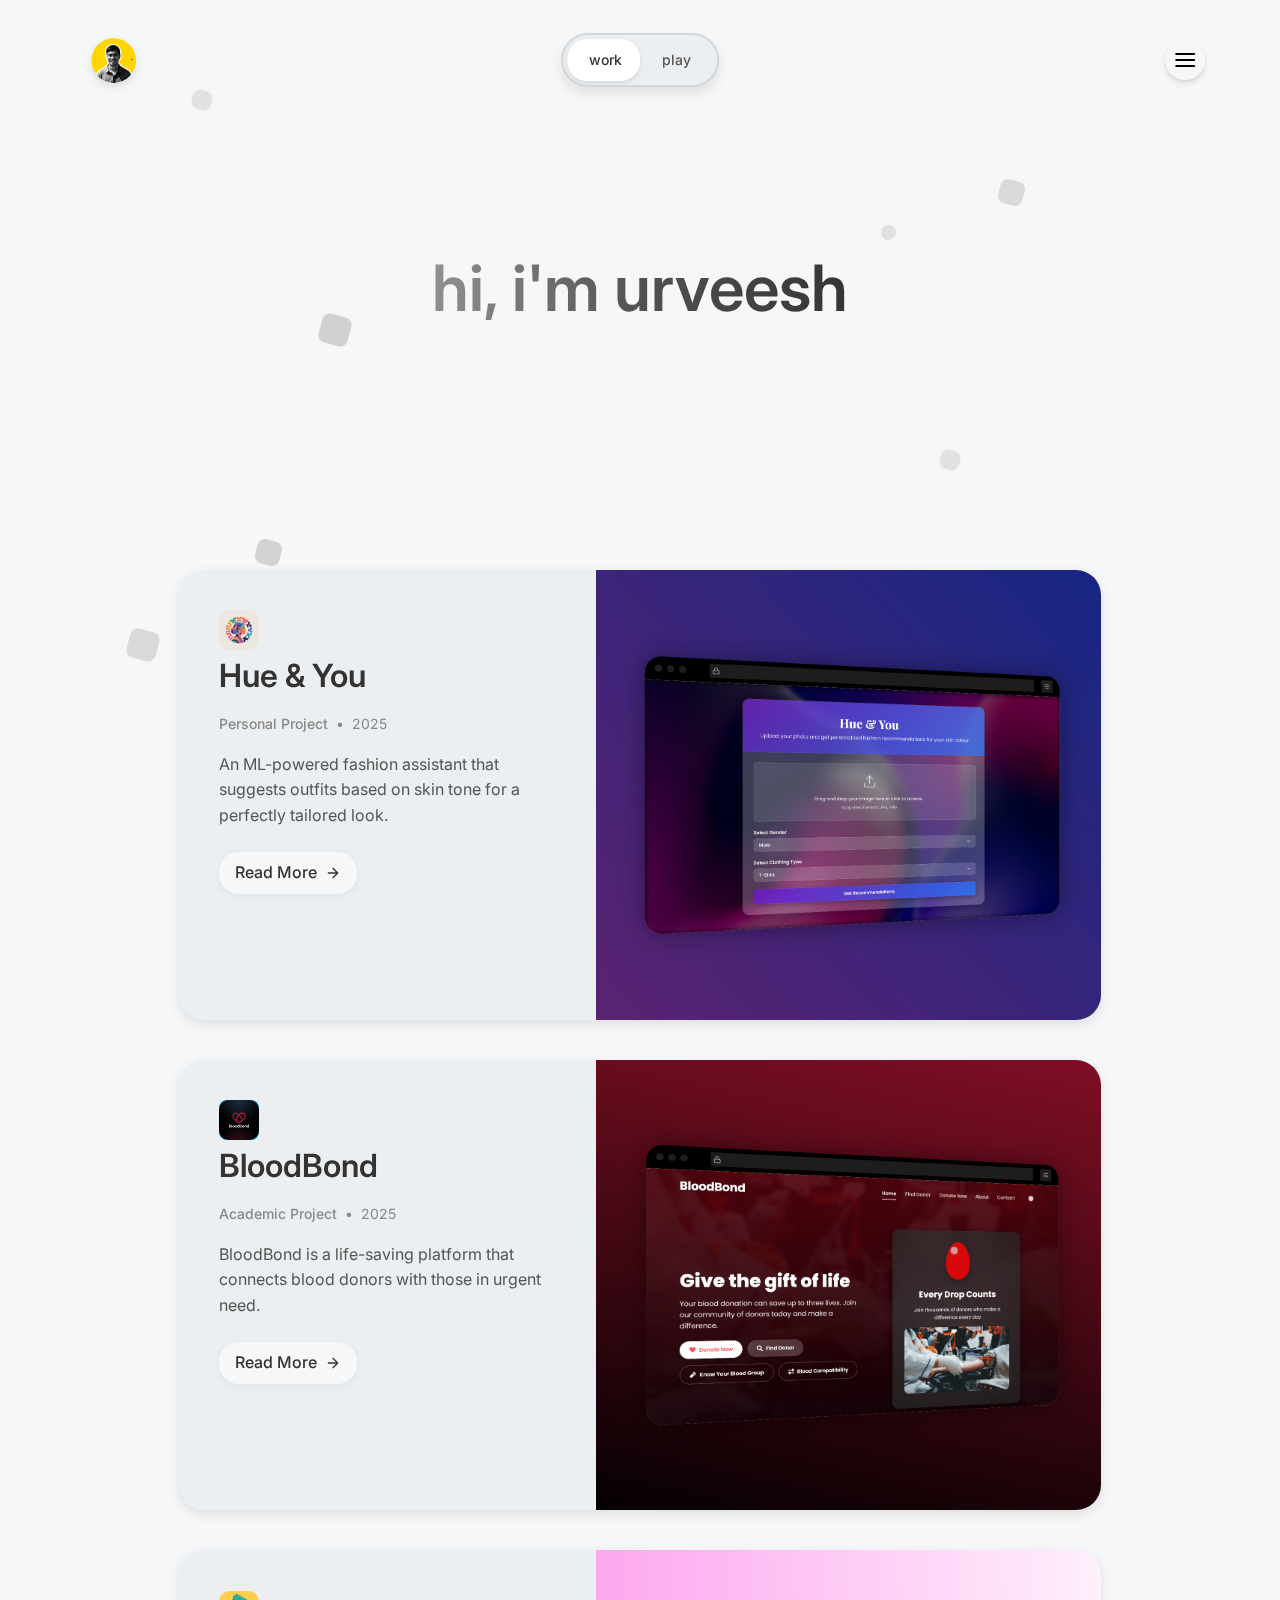
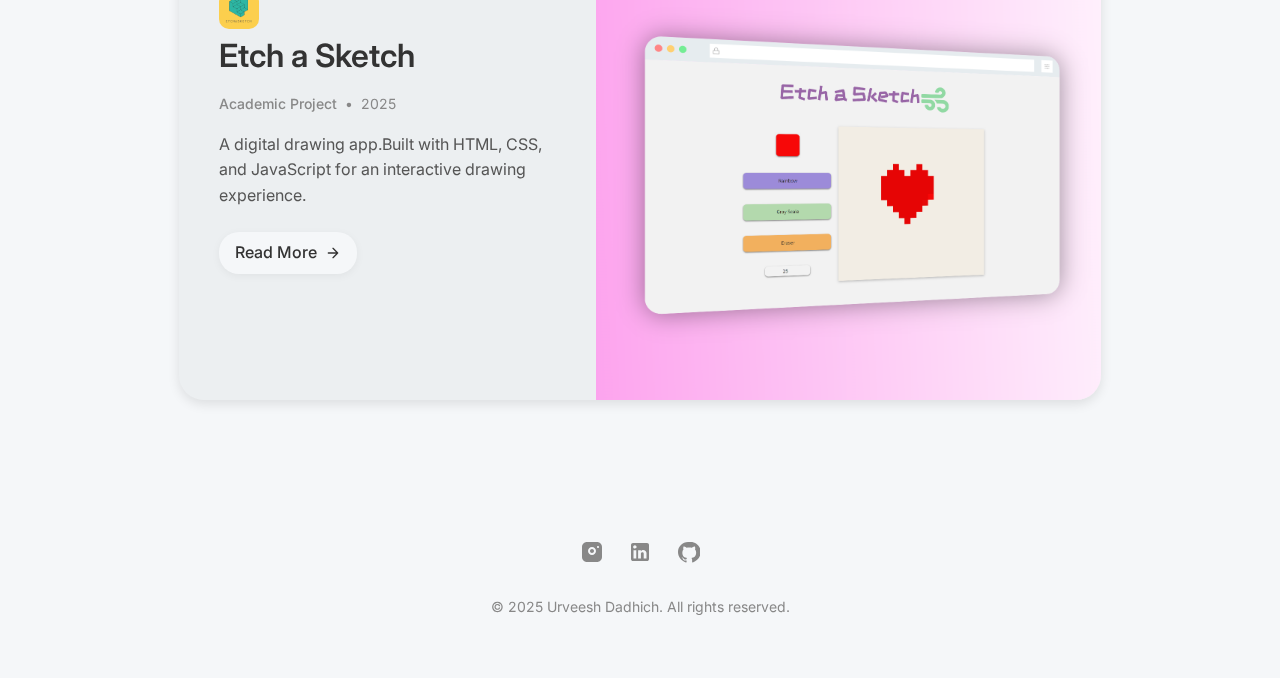
<file: index.html>
<!DOCTYPE html>
<html lang="en">
<head>
    <meta charset="UTF-8">
    <meta name="viewport" content="width=device-width, initial-scale=1.0, maximum-scale=1.0, user-scalable=no">
    <title>Urveesh Dadhich</title>
    <link rel="stylesheet" href="styles.css">
    <link rel="preconnect" href="https://fonts.googleapis.com">
    <link rel="preconnect" href="https://fonts.gstatic.com" crossorigin>
    <link href="https://fonts.googleapis.com/css2?family=Inter:wght@400;500;600;700&display=swap" rel="stylesheet">
</head>
<body class="work-mode">
    <div class="background-shapes" style="top: -50px;">
        <div class="shape shape-1"></div>
        <div class="shape shape-2"></div>
        <div class="shape shape-3"></div>
        <div class="shape shape-4"></div>
        <div class="shape shape-5"></div>
        <div class="shape shape-6"></div>
        <!-- Additional shapes -->
        <div class="shape shape-7"></div>
        <div class="shape shape-8"></div>
        <div class="shape shape-9"></div>
        <div class="shape shape-10"></div>
        <div class="shape shape-11"></div>
        <div class="shape shape-12"></div>
        <div class="shape shape-13"></div>
        <div class="shape shape-14"></div>
        <div class="shape shape-15"></div>
        <div class="shape shape-16"></div>
        <div class="shape shape-17"></div>
        <div class="shape shape-18"></div>
        <div class="shape shape-19"></div>
        <div class="shape shape-20"></div>
    </div>
    
    <div class="play-mode-shapes">
        <svg class="play-shape play-shape-1" viewBox="0 0 200 200" xmlns="http://www.w3.org/2000/svg">
            <path fill="#FF69B4" d="M45.7,-76.3C58.9,-69.9,69.2,-56.3,76.4,-41.6C83.6,-26.9,87.8,-11.2,85.8,3.5C83.9,18.2,75.9,31.9,66.1,43.9C56.3,55.9,44.7,66.2,31.1,72.6C17.5,79,2,81.5,-13.6,79.5C-29.2,77.5,-44.9,71,-57.3,60.2C-69.7,49.4,-78.8,34.3,-83.1,17.8C-87.4,1.3,-87,-16.6,-79.9,-31.1C-72.8,-45.6,-59.1,-56.7,-44.7,-62.7C-30.3,-68.7,-15.2,-69.5,0.9,-71C17,-72.5,32.5,-82.7,45.7,-76.3Z" transform="translate(100 100)" />
        </svg>
        <svg class="play-shape play-shape-2" viewBox="0 0 200 200" xmlns="http://www.w3.org/2000/svg">
            <path fill="#00CED1" d="M47.7,-79.9C62.4,-72.2,75.5,-60.9,83.1,-46.5C90.7,-32.1,92.8,-14.6,89.9,1.7C87,17.9,79.1,32.9,69.1,46.4C59.1,59.9,47,72,32.5,78.5C18,85,0.9,86,-15.2,83.1C-31.3,80.2,-46.3,73.5,-58.9,62.7C-71.5,51.9,-81.7,37.1,-86.8,20.4C-91.9,3.7,-92,-14.8,-85.6,-30.7C-79.2,-46.5,-66.3,-59.7,-51.3,-67.4C-36.3,-75.1,-19.2,-77.3,-1.5,-74.9C16.2,-72.5,33,-87.6,47.7,-79.9Z" transform="translate(100 100)" />
        </svg>
        <svg class="play-shape play-shape-3" viewBox="0 0 200 200" xmlns="http://www.w3.org/2000/svg">
            <path fill="#FFD700" d="M42.7,-71.1C55.9,-64.5,67.5,-54.2,76.3,-41.2C85.1,-28.2,91.1,-12.4,89.9,2.7C88.7,17.8,80.3,32.2,70.1,44.9C59.9,57.6,47.9,68.6,34,74.9C20.1,81.2,4.3,82.8,-11.4,80.6C-27.1,78.4,-42.7,72.4,-54.8,62.2C-66.9,52,-75.5,37.6,-80.1,22C-84.7,6.3,-85.3,-10.6,-79.9,-25.1C-74.5,-39.6,-63.1,-51.7,-49.9,-58.3C-36.7,-64.9,-21.7,-66,-7.2,-64.4C7.3,-62.8,29.5,-77.7,42.7,-71.1Z" transform="translate(100 100)" />
        </svg>
        <svg class="play-shape play-shape-4" viewBox="0 0 200 200" xmlns="http://www.w3.org/2000/svg">
            <path fill="#9370DB" d="M48.2,-75.2C63.3,-69.1,77.2,-58.1,84.6,-43.5C92,-28.9,92.9,-10.7,88.8,5.9C84.7,22.5,75.6,37.5,64.2,50.1C52.8,62.7,39.1,72.9,23.4,78.8C7.7,84.7,-10,86.3,-25.4,81.3C-40.8,76.3,-53.9,64.7,-64.1,51C-74.3,37.3,-81.6,21.5,-83.5,4.5C-85.4,-12.5,-82,-30.7,-72.5,-44.5C-63,-58.3,-47.5,-67.7,-32.4,-73.8C-17.3,-79.9,-2.7,-82.7,11.4,-80.5C25.5,-78.3,33.1,-81.3,48.2,-75.2Z" transform="translate(100 100)" />
        </svg>
        <svg class="play-shape play-shape-5" viewBox="0 0 200 200" xmlns="http://www.w3.org/2000/svg">
            <path fill="#FF7F50" d="M39.9,-65.7C52.9,-59.8,65.7,-51.2,73.2,-38.8C80.7,-26.4,82.9,-10.2,80.2,4.9C77.5,20,69.9,34,59.9,45.2C49.9,56.4,37.5,64.8,23.4,70.5C9.3,76.2,-6.5,79.2,-21.2,76.1C-35.9,73,-49.5,63.8,-59.9,51.5C-70.3,39.2,-77.5,23.8,-79.3,7.5C-81.1,-8.8,-77.5,-26,-68.9,-39.5C-60.3,-53,-46.7,-62.8,-32.9,-68.2C-19.1,-73.6,-5.3,-74.6,7.9,-72.1C21,-69.6,26.9,-71.6,39.9,-65.7Z" transform="translate(100 100)" />
        </svg>
        <svg class="play-shape play-shape-6" viewBox="0 0 200 200" xmlns="http://www.w3.org/2000/svg">
            <path fill="#32CD32" d="M44.3,-76.5C58.5,-69.2,71.9,-59.5,79.8,-46.1C87.7,-32.7,90.1,-15.4,88.2,1.1C86.3,17.6,80.1,34.1,70.1,47.2C60.1,60.3,46.3,69.9,31.2,75.9C16.1,81.9,-0.3,84.3,-16.2,81.1C-32.1,77.9,-47.5,69.2,-59.2,57C-70.9,44.8,-78.9,29.1,-82.1,12.2C-85.3,-4.7,-83.7,-22.8,-76.1,-37.9C-68.5,-53,-54.9,-65.1,-40.2,-72.3C-25.5,-79.5,-9.7,-81.8,3.9,-78.5C17.5,-75.2,30.1,-83.8,44.3,-76.5Z" transform="translate(100 100)" />
        </svg>
        <svg class="play-shape play-shape-7" viewBox="0 0 200 200" xmlns="http://www.w3.org/2000/svg">
            <path fill="#4169E1" d="M46.7,-79.1C60.9,-71.9,73.3,-60.8,81.3,-46.8C89.3,-32.8,92.9,-15.9,90.4,-0.5C87.9,14.9,79.3,29.8,69.1,42.8C58.9,55.8,47.1,66.9,33.2,73.8C19.3,80.7,3.3,83.4,-12.2,81.1C-27.7,78.8,-42.7,71.5,-54.9,61C-67.1,50.5,-76.5,36.8,-81.3,21.4C-86.1,6,-86.3,-11.1,-80.5,-25.5C-74.7,-39.9,-63,-51.6,-49.5,-59.1C-36,-66.6,-20.7,-69.9,-4.6,-72.5C11.5,-75.1,32.5,-86.3,46.7,-79.1Z" transform="translate(100 100)" />
        </svg>
    </div>

    <header>
        <div class="container">
            <nav>
                <a href="./index.html" class="logo">
                    <div class="avatar">
                        <img src="assets\picofme (2).png" alt="Olivier Ifrah">
                    </div>
                </a>
                <div class="nav-center">
                    <div id="mode-toggle" class="mode-toggle">
                        <span class="toggle-option" data-mode="work">work</span>
                        <span class="toggle-option" data-mode="play">play</span>
                        <span class="toggle-indicator"></span>
                    </div>
                </div>
                <button class="menu-toggle" aria-label="Toggle menu">
                    <svg class="hamburger-icon" xmlns="http://www.w3.org/2000/svg" width="24" height="24" viewBox="0 0 24 24" fill="none" stroke="currentColor" stroke-width="2" stroke-linecap="round" stroke-linejoin="round">
                        <line x1="3" y1="6" x2="21" y2="6"></line>
                        <line x1="3" y1="12" x2="21" y2="12"></line>
                        <line x1="3" y1="18" x2="21" y2="18"></line>
                    </svg>
                </button>
            </nav>
        </div>
    </header>

    <div class="menu-content">
        <button class="close-menu" aria-label="Close menu">
            <svg xmlns="http://www.w3.org/2000/svg" width="24" height="24" viewBox="0 0 24 24" fill="none" stroke="currentColor" stroke-width="2" stroke-linecap="round" stroke-linejoin="round">
                <line x1="18" y1="6" x2="6" y2="18"></line>
                <line x1="6" y1="6" x2="18" y2="18"></line>
            </svg>
        </button>
        <ul>
            <li>
                <a href="./about.html">
                    <svg xmlns="http://www.w3.org/2000/svg" width="16" height="16" fill="currentColor" class="bi bi-person" viewBox="0 0 16 16">
                        <path d="M8 8a3 3 0 1 0 0-6 3 3 0 0 0 0 6z"/>
                        <path fill-rule="evenodd" d="M8 9a5 5 0 0 0-4.546 2.916A.5.5 0 0 0 3.5 12h9a.5.5 0 0 0 .046-.084A5 5 0 0 0 8 9z"/>
                    </svg>
                    About
                </a>
            </li>
            <li>
                <a href="https://drive.google.com/file/d/1c8a9uYOMA90g6u8iM8SnuXsulPPd2zNL/view?usp=sharing" class="email-button" target="_blank">
                    <svg xmlns="http://www.w3.org/2000/svg" width="16" height="16" fill="currentColor" class="bi bi-file-earmark-text" viewBox="0 0 16 16">
                        <path d="M14 4.5V14a2 2 0 0 1-2 2H4a2 2 0 0 1-2-2V2a2 2 0 0 1 2-2h5.5L14 4.5zM10 1v3h3L10 1zM4 5a.5.5 0 0 0 0 1h8a.5.5 0 0 0 0-1H4zm0 3a.5.5 0 0 0 0 1h8a.5.5 0 0 0 0-1H4zm0 3a.5.5 0 0 0 0 1h5a.5.5 0 0 0 0-1H4z"/>
                    </svg></svg>
                        <path d="M0 4a2 2 0 0 1 2-2h12a2 2 0 0 1 2 2v8a2 2 0 0 1-2 2H2a2 2 0 0 1-2-2V4zm2-1a1 1 0 0 0-1 1v.217l7 4.2 7-4.2V4a1 1 0 0 0-1-1H2zm13 2.383l-4.708 2.825L15 11.383V5.383zM1 5.383v6l4.708-2.825L1 5.383zM2.708 12l4.292-2.575L11.292 12H2.708z"/>
                    </svg>
                    Resume
                </a>
            </li>
        </ul>
    </div>

    <main>
        <section class="hero">
            <div class="container">
                <h1>hi, i'm urveesh</h1>
                <div class="location">
                    <svg width="16" height="16" viewBox="0 0 24 24" fill="none" xmlns="http://www.w3.org/2000/svg">
                        <path d="M12 13.5C13.6569 13.5 15 12.1569 15 10.5C15 8.84315 13.6569 7.5 12 7.5C10.3431 7.5 9 8.84315 9 10.5C9 12.1569 10.3431 13.5 12 13.5Z" stroke="currentColor" stroke-width="2" stroke-linecap="round" stroke-linejoin="round"/>
                        <path d="M12 22C16 18 20 14.4183 20 10.5C20 6.58172 16.4183 3 12 3C7.58172 3 4 6.58172 4 10.5C4 14.4183 8 18 12 22Z" stroke="currentColor" stroke-width="2" stroke-linecap="round" stroke-linejoin="round"/>
                    </svg>
                    <span>Bhubaneswar, Odisha</span>
                </div>
                <p class="bio work-bio">
                    ​Third year CS undergrad. Crafting code and brewing ideas. <br>Building solutions, one line at a time!
                </p>
                <p class="bio play-bio">
                    When I'm not programming, I spend my time making short films,<br> and exploring Bhubaneswar's food scene.
                </p>
            </div>
        </section>

        <section class="projects" id="projects-section">
            <div class="container">
                <div class="projects-container work-projects">
                    <!-- Work Projects -->
                    <div class="project-card" data-type="work">
                        <div class="project-content">
                            <div class="project-logo">
                                <img src="assets\H2ndeoMoS7uCKauaCjc6cg.webp" alt="Snapchat logo" class="snapchat-logo">
                            </div>
                            <h2>Hue & You</h2>
                            <div class="project-meta">
                                <span class="company">Personal Project</span>
                                <span class="dot">•</span>
                                <span class="year">2025</span>
                            </div>
                            <p class="project-description">
                                An ML-powered fashion assistant that suggests outfits based on skin tone for a perfectly tailored look. 
                            </p>
                            <a href="https://github.com/urveeshdadhich/Hue-You" class="read-more">
                                Read More
                                <svg width="16" height="16" viewBox="0 0 24 24" fill="none" xmlns="http://www.w3.org/2000/svg">
                                    <path d="M5 12H19M19 12L12 5M19 12L12 19" stroke="currentColor" stroke-width="2" stroke-linecap="round" stroke-linejoin="round"/>
                                </svg>
                            </a>
                        </div>
                        <div class="project-image">
                            <img src="assets\screenshot-rocks.jpeg" alt="Simple Snapchat app screenshots">
                        </div>
                    </div>

                    <div class="project-card" data-type="work">
                        <div class="project-content">
                            <div class="project-logo" style="background-color: #0073b1;">
                                <img src="assets\a-modern-logo-for-a-blood-donation-websi_jqCQNzMDSv27qHYhatyI9A_Y00-uUM-SkGXX7Kdsdf6yg.jpeg" alt="ZipRecruiter logo" style="border-radius: 10px;">
                            </div>
                            <h2>BloodBond</h2>
                            <div class="project-meta">
                                <span class="company">Academic Project</span>
                                <span class="dot">•</span>
                                <span class="year">2025</span>
                            </div>
                            <p class="project-description">
                                BloodBond is a life-saving platform that connects blood donors with those in urgent need. 
                            </p>
                            <a href="https://github.com/urveeshdadhich/BloodBond" class="read-more">
                                Read More
                                <svg width="16" height="16" viewBox="0 0 24 24" fill="none" xmlns="http://www.w3.org/2000/svg">
                                    <path d="M5 12H19M19 12L12 5M19 12L12 19" stroke="currentColor" stroke-width="2" stroke-linecap="round" stroke-linejoin="round"/>
                                </svg>
                            </a>
                        </div>
                        <div class="project-image">
                            <img src="assets\blood.png" alt="Dish-level reviews interface">
                        </div>
                    </div>

                    <div class="project-card" data-type="work">
                        <div class="project-content">
                            <div class="project-logo">
                                <img src="assets\etch.png" alt="ZipRecruiter logo" style="border-radius: 10px;">
                            </div>
                            <h2>Etch a Sketch</h2>
                            <div class="project-meta">
                                <span class="company">Academic Project</span>
                                <span class="dot">•</span>
                                <span class="year">2025</span>
                            </div>
                            <p class="project-description">
                                A digital drawing app.Built with HTML, CSS, and JavaScript for an interactive drawing experience.

                            </p>
                            <a href="https://github.com/urveeshdadhich/ETCH-A-SKETCH" class="read-more">
                                Read More
                                <svg width="16" height="16" viewBox="0 0 24 24" fill="none" xmlns="http://www.w3.org/2000/svg">
                                    <path d="M5 12H19M19 12L12 5M19 12L12 19" stroke="currentColor" stroke-width="2" stroke-linecap="round" stroke-linejoin="round"/>
                                </svg>
                            </a>
                        </div>
                        <div class="project-image">
                            <img src="assets\sketch.png" alt="Dish-level reviews interface">
                        </div>
                    </div>
                </div>

                <div class="projects-container play-projects">
                    <!-- Play Projects -->
                    <div class="project-card" data-type="play">
                        <div class="project-content">
                            <div class="project-logo" style="background-color: #ff69b400;">
                                <img src="assets\chinchi.png" alt="No-Code logo" style="border-radius: 10px;">
                            </div>
                            <h2>Joota</h2>
                            <div class="project-meta">
                                <span class="company">Short Film</span>
                                <span class="dot">•</span>
                                <span class="year">2024</span>
                            </div>
                            <p class="project-description">
                                Joota is a tale of two friends and a pair of shoes that changes everything. What starts as a simple switch turns into a journey neither of them saw coming.
                            </p>
                            <a href="https://youtu.be/E-ZuslE_y3E?si=56CybfmqUdr7Roaj" class="read-more">
                                Check It Out
                                <svg width="16" height="16" viewBox="0 0 24 24" fill="none" xmlns="http://www.w3.org/2000/svg">
                                    <path d="M5 12H19M19 12L12 5M19 12L12 19" stroke="currentColor" stroke-width="2" stroke-linecap="round" stroke-linejoin="round"/>
                                </svg>
                            </a>
                        </div>
                        <div class="project-image">
                            <img src="assets\joota.png" alt="No-Code experiments screenshots">
                        </div>
                    </div>

                    <div class="project-card" data-type="play">
                        <div class="project-content">
                            <div class="project-logo">
                                <img src="assets\chinchi.png" alt="Motion Design logo" style="border-radius: 10px;">
                            </div>
                            <h2>D-DAY</h2>
                            <div class="project-meta">
                                <span class="company">Short Film</span>
                                <span class="dot">•</span>
                                <span class="year">2023</span>
                            </div>
                            <p class="project-description">
                                Co-Directed a 3 min short film about a student’s race against time and exams.
                            </p>
                            <a href="https://www.instagram.com/reel/C0gp_b0IK6v/?utm_source=ig_web_copy_link&igsh=MzRlODBiNWFlZA==" class="read-more">
                                Check it Out
                                <svg width="16" height="16" viewBox="0 0 24 24" fill="none" xmlns="http://www.w3.org/2000/svg">
                                    <path d="M5 12H19M19 12L12 5M19 12L12 19" stroke="currentColor" stroke-width="2" stroke-linecap="round" stroke-linejoin="round"/>
                                </svg>
                            </a>
                        </div>
                        <div class="project-image">
                            <img src="assets\dday.png" alt="Motion design examples">
                        </div>
                    </div>
                </div>
            </div>
        </section>
    </main>

    <footer>
        <div class="container">
            <div class="social-links">
                <a href="https://www.instagram.com/urveesh.dadhich/" target="_blank" rel="noopener" aria-label="Instagram">
                    <svg width="24" height="24" viewBox="0 0 24 24" fill="none" xmlns="http://www.w3.org/2000/svg">
                        <path d="M7 2C4.23858 2 2 4.23858 2 7V17C2 19.7614 4.23858 22 7 22H17C19.7614 22 22 19.7614 22 17V7C22 4.23858 19.7614 2 17 2H7ZM12 7C14.2091 7 16 8.79086 16 11C16 13.2091 14.2091 15 12 15C9.79086 15 8 13.2091 8 11C8 8.79086 9.79086 7 12 7ZM18 6C18.5523 6 19 6.44772 19 7C19 7.55228 18.5523 8 18 8C17.4477 8 17 7.55228 17 7C17 6.44772 17.4477 6 18 6ZM12 9C10.8954 9 10 9.89543 10 11C10 12.1046 10.8954 13 12 13C13.1046 13 14 12.1046 14 11C14 9.89543 13.1046 9 12 9Z" fill="currentColor"/>
                    </svg>
                </a>
                </a>
                <a href="https://www.linkedin.com/in/urveesh-dadhich/" target="_blank" rel="noopener" aria-label="LinkedIn">
                    <svg width="24" height="24" viewBox="0 0 24 24" fill="none" xmlns="http://www.w3.org/2000/svg">
                        <path d="M19 3C19.5304 3 20.0391 3.21071 20.4142 3.58579C20.7893 3.96086 21 4.46957 21 5V19C21 19.5304 20.7893 20.0391 20.4142 20.4142C20.0391 20.7893 19.5304 21 19 21H5C4.46957 21 3.96086 20.7893 3.58579 20.4142C3.21071 20.0391 3 19.5304 3 19V5C3 4.46957 3.21071 3.96086 3.58579 3.58579C3.96086 3.21071 4.46957 3 5 3H19ZM18.5 18.5V13.2C18.5 12.3354 18.1565 11.5062 17.5452 10.8948C16.9338 10.2835 16.1046 9.94 15.24 9.94C14.39 9.94 13.4 10.46 12.92 11.24V10.13H10.13V18.5H12.92V13.57C12.92 12.8 13.54 12.17 14.31 12.17C14.6813 12.17 15.0374 12.3175 15.2999 12.5801C15.5625 12.8426 15.71 13.1987 15.71 13.57V18.5H18.5ZM6.88 8.56C7.32556 8.56 7.75288 8.383 8.06794 8.06794C8.383 7.75288 8.56 7.32556 8.56 6.88C8.56 5.95 7.81 5.19 6.88 5.19C6.43178 5.19 6.00193 5.36805 5.68499 5.68499C5.36805 6.00193 5.19 6.43178 5.19 6.88C5.19 7.81 5.95 8.56 6.88 8.56ZM8.27 18.5V10.13H5.5V18.5H8.27Z" fill="currentColor"/>
                    </svg>
                </a>
                <a href="https://github.com/urveeshdadhich" target="_blank" rel="noopener" aria-label="Github">
                    <svg width="24" height="24" viewBox="0 0 24 24" fill="none" xmlns="http://www.w3.org/2000/svg">
                        <path d="M12 2C6.48 2 2 6.48 2 12C2 16.84 5.4 20.87 9.9 22.54C10.4 22.63 10.6 22.35 10.6 22.12C10.6 21.91 10.59 21.3 10.59 20.39C7.73 20.91 7.14 19.39 7.14 19.39C6.73 18.31 6.12 18.03 6.12 18.03C5.27 17.5 6.18 17.51 6.18 17.51C7.11 17.58 7.59 18.5 7.59 18.5C8.41 19.91 9.87 19.5 10.43 19.27C10.52 18.65 10.77 18.23 11.05 18C8.72 17.73 6.34 16.67 6.34 12.5C6.34 11.31 6.76 10.35 7.45 9.61C7.34 9.34 6.97 8.2 7.54 6.61C7.54 6.61 8.43 6.31 10.6 7.74C11.44 7.5 12.34 7.38 13.24 7.38C14.14 7.38 15.04 7.5 15.88 7.74C18.05 6.31 18.94 6.61 18.94 6.61C19.51 8.2 19.14 9.34 19.03 9.61C19.72 10.35 20.14 11.31 20.14 12.5C20.14 16.68 17.75 17.73 15.42 18C15.8 18.31 16.14 18.91 16.14 19.85C16.14 21.14 16.13 22.03 16.13 22.12C16.13 22.35 16.33 22.64 16.83 22.54C21.33 20.87 24.73 16.84 24.73 12C24.73 6.48 20.25 2 14.73 2H12Z" fill="currentColor"/>
                    </svg>
                    </svg>
                </a>
            </div>
            <p class="copyright">© 2025 Urveesh Dadhich. All rights reserved.</p>
        </div>
    </footer>

    <script src="script.js"></script>
</body>
</html>

<style>
.work-mode .shape-1 {
    top: 10%;
    left: 15%;
    width: 20px;
    height: 20px;
    opacity: 0.3;
}

.work-mode .shape-2 {
    top: 20%;
    right: 20%;
    width: 25px;
    height: 25px;
    opacity: 0.4;
}

.work-mode .shape-3 {
    top: 35%;
    left: 25%;
    width: 30px;
    height: 30px;
    opacity: 0.5;
}

.work-mode .shape-4 {
    top: 25%;
    right: 30%;
    width: 15px;
    height: 15px;
    opacity: 0.3;
}

.work-mode .shape-5 {
    top: 80%;
    right: 40%;
    width: 35px;
    height: 35px;
    opacity: 0.4;
}

.work-mode .shape-6 {
    top: 60%;
    left: 20%;
    width: 25px;
    height: 25px;
    opacity: 0.5;
}

.work-mode .shape-7 {
    top: 50%;
    right: 25%;
    width: 20px;
    height: 20px;
    opacity: 0.3;
}

.work-mode .shape-8 {
    top: 70%;
    left: 10%;
    width: 30px;
    height: 30px;
    opacity: 0.4;
}

.work-mode .shape-9 {
    top: 85%;
    right: 15%;
    width: 20px;
    height: 20px;
    opacity: 0.3;
}

.work-mode .shape-10 {
    top: 90%;
    left: 30%;
    width: 25px;
    height: 25px;
    opacity: 0.7;
}

.play-shape-1 {
    top: 10%;
    left: 20%;
    width: 40px;
    height: 40px;
    opacity: 0.5;
    background-color: rgba(135, 206, 250, 0.5); /* Light blue */
}

.play-shape-2 {
    top: 15%;
    right: 25%;
    width: 50px;
    height: 50px;
    opacity: 0.4;
    background-color: rgba(255, 182, 193, 0.5); /* Light pink */
}

.play-shape-3 {
    top: 30%;
    left: 30%;
    width: 60px;
    height: 60px;
    opacity: 0.6;
    background-color: rgba(221, 160, 221, 0.5); /* Light purple */
}

.play-shape-4 {
    top: 25%;
    right: 15%;
    width: 35px;
    height: 35px;
    opacity: 0.5;
    background-color: rgba(255, 228, 181, 0.5); /* Light peach */
}

.play-shape-5 {
    top: 70%;
    left: 10%;
    width: 45px;
    height: 45px;
    opacity: 0.4;
    background-color: rgba(144, 238, 144, 0.5); /* Light green */
}

.play-shape-6 {
    top: 60%;
    right: 20%;
    width: 50px;
    height: 50px;
    opacity: 0.5;
    background-color: rgba(173, 216, 230, 0.5); /* Light blue */
}

.play-shape-7 {
    top: 80%;
    left: 25%;
    width: 40px;
    height: 40px;
    opacity: 0.3;
    background-color: rgba(255, 160, 122, 0.5); /* Light coral */
}

.play-shape-8 {
    top: 85%;
    right: 30%;
    width: 35px;
    height: 35px;
    opacity: 0.4;
    background-color: rgba(238, 130, 238, 0.5); /* Violet */
}
</style>
</file>
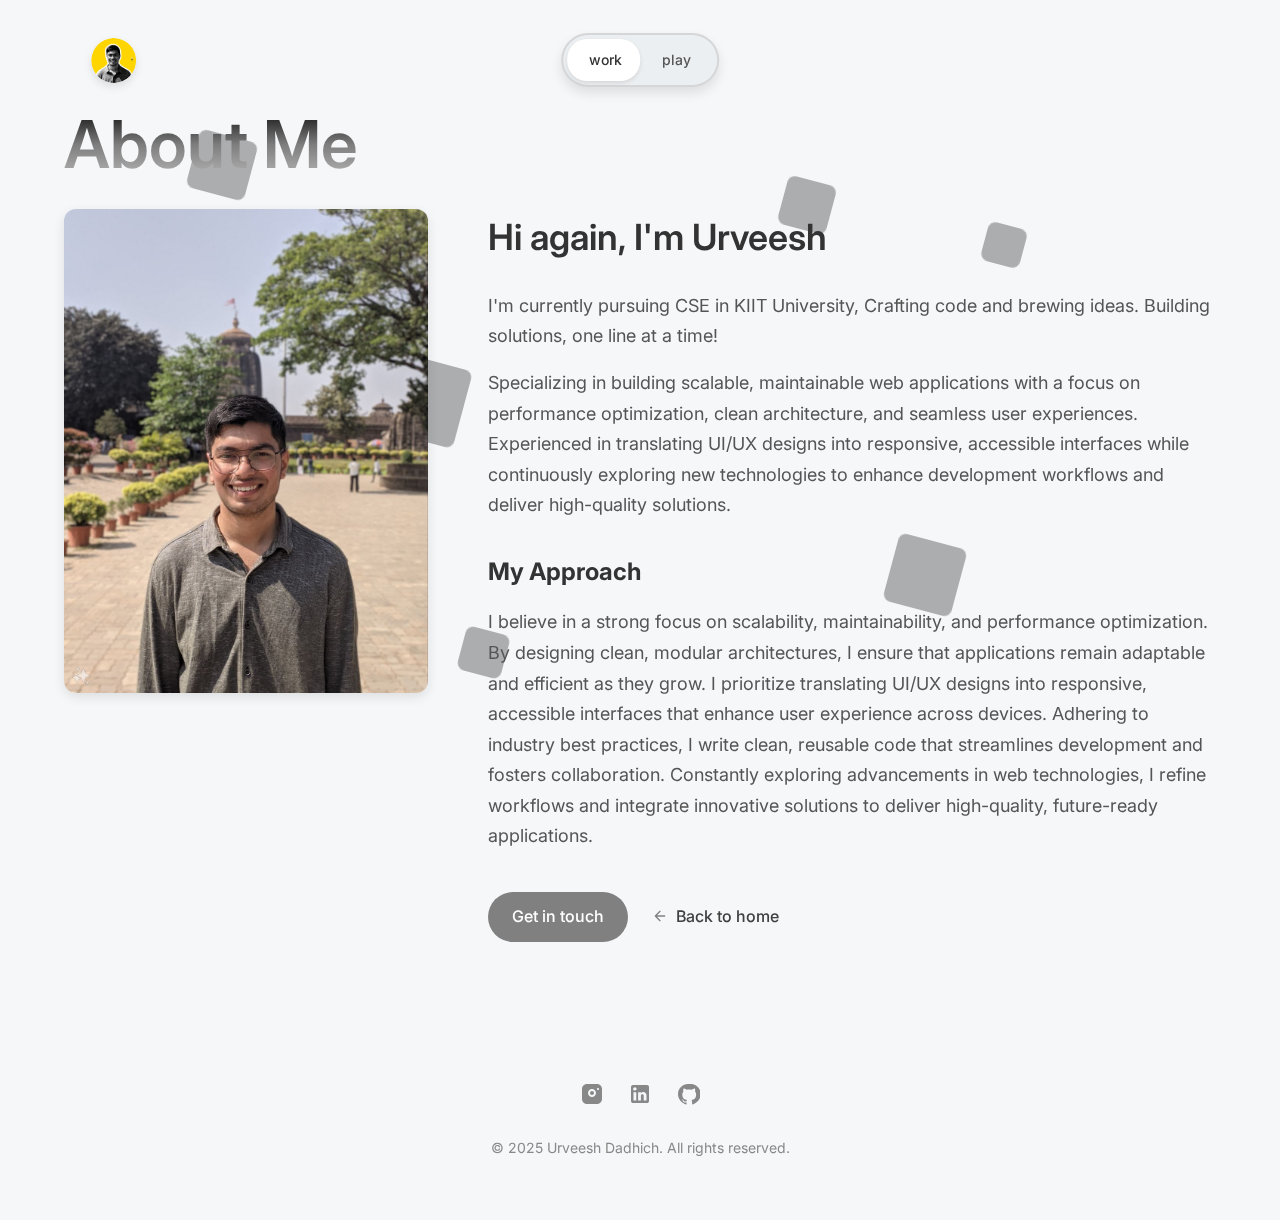
<file: about.html>
<!DOCTYPE html>
<html lang="en">
<head>
    <meta charset="UTF-8">
    <meta name="viewport" content="width=device-width, initial-scale=1.0">
    <title>About - Urveesh Dadhich</title>
    <link rel="stylesheet" href="styles.css">
    <link rel="preconnect" href="https://fonts.googleapis.com">
    <link rel="preconnect" href="https://fonts.gstatic.com" crossorigin>
    <link href="https://fonts.googleapis.com/css2?family=Inter:wght@400;500;600;700&display=swap" rel="stylesheet">
</head>
<body class="work-mode about-page">
    <div class="background-shapes">
        <div class="shape shape-1"></div>
        <div class="shape shape-2"></div>
        <div class="shape shape-3"></div>
        <div class="shape shape-4"></div>
        <div class="shape shape-5"></div>
        <div class="shape shape-6"></div>
    </div>
    
    <div class="play-mode-shapes">
        <svg class="play-shape play-shape-1" viewBox="0 0 200 200" xmlns="http://www.w3.org/2000/svg">
            <path fill="#FF69B4" d="M45.7,-76.3C58.9,-69.9,69.2,-56.3,76.4,-41.6C83.6,-26.9,87.8,-11.2,85.8,3.5C83.9,18.2,75.9,31.9,66.1,43.9C56.3,55.9,44.7,66.2,31.1,72.6C17.5,79,2,81.5,-13.6,79.5C-29.2,77.5,-44.9,71,-57.3,60.2C-69.7,49.4,-78.8,34.3,-83.1,17.8C-87.4,1.3,-87,-16.6,-79.9,-31.1C-72.8,-45.6,-59.1,-56.7,-44.7,-62.7C-30.3,-68.7,-15.2,-69.5,0.9,-71C17,-72.5,32.5,-82.7,45.7,-76.3Z" transform="translate(100 100)" />
        </svg>
        <svg class="play-shape play-shape-2" viewBox="0 0 200 200" xmlns="http://www.w3.org/2000/svg">
            <path fill="#00CED1" d="M47.7,-79.9C62.4,-72.2,75.5,-60.9,83.1,-46.5C90.7,-32.1,92.8,-14.6,89.9,1.7C87,17.9,79.1,32.9,69.1,46.4C59.1,59.9,47,72,32.5,78.5C18,85,0.9,86,-15.2,83.1C-31.3,80.2,-46.3,73.5,-58.9,62.7C-71.5,51.9,-81.7,37.1,-86.8,20.4C-91.9,3.7,-92,-14.8,-85.6,-30.7C-79.2,-46.5,-66.3,-59.7,-51.3,-67.4C-36.3,-75.1,-19.2,-77.3,-1.5,-74.9C16.2,-72.5,33,-87.6,47.7,-79.9Z" transform="translate(100 100)" />
        </svg>
        <svg class="play-shape play-shape-3" viewBox="0 0 200 200" xmlns="http://www.w3.org/2000/svg">
            <path fill="#FFD700" d="M42.7,-71.1C55.9,-64.5,67.5,-54.2,76.3,-41.2C85.1,-28.2,91.1,-12.4,89.9,2.7C88.7,17.8,80.3,32.2,70.1,44.9C59.9,57.6,47.9,68.6,34,74.9C20.1,81.2,4.3,82.8,-11.4,80.6C-27.1,78.4,-42.7,72.4,-54.8,62.2C-66.9,52,-75.5,37.6,-80.1,22C-84.7,6.3,-85.3,-10.6,-79.9,-25.1C-74.5,-39.6,-63.1,-51.7,-49.9,-58.3C-36.7,-64.9,-21.7,-66,-7.2,-64.4C7.3,-62.8,29.5,-77.7,42.7,-71.1Z" transform="translate(100 100)" />
        </svg>
        <svg class="play-shape play-shape-4" viewBox="0 0 200 200" xmlns="http://www.w3.org/2000/svg">
            <path fill="#9370DB" d="M48.2,-75.2C63.3,-69.1,77.2,-58.1,84.6,-43.5C92,-28.9,92.9,-10.7,88.8,5.9C84.7,22.5,75.6,37.5,64.2,50.1C52.8,62.7,39.1,72.9,23.4,78.8C7.7,84.7,-10,86.3,-25.4,81.3C-40.8,76.3,-53.9,64.7,-64.1,51C-74.3,37.3,-81.6,21.5,-83.5,4.5C-85.4,-12.5,-82,-30.7,-72.5,-44.5C-63,-58.3,-47.5,-67.7,-32.4,-73.8C-17.3,-79.9,-2.7,-82.7,11.4,-80.5C25.5,-78.3,33.1,-81.3,48.2,-75.2Z" transform="translate(100 100)" />
        </svg>
        <svg class="play-shape play-shape-5" viewBox="0 0 200 200" xmlns="http://www.w3.org/2000/svg">
            <path fill="#FF7F50" d="M39.9,-65.7C52.9,-59.8,65.7,-51.2,73.2,-38.8C80.7,-26.4,82.9,-10.2,80.2,4.9C77.5,20,69.9,34,59.9,45.2C49.9,56.4,37.5,64.8,23.4,70.5C9.3,76.2,-6.5,79.2,-21.2,76.1C-35.9,73,-49.5,63.8,-59.9,51.5C-70.3,39.2,-77.5,23.8,-79.3,7.5C-81.1,-8.8,-77.5,-26,-68.9,-39.5C-60.3,-53,-46.7,-62.8,-32.9,-68.2C-19.1,-73.6,-5.3,-74.6,7.9,-72.1C21,-69.6,26.9,-71.6,39.9,-65.7Z" transform="translate(100 100)" />
        </svg>
        <svg class="play-shape play-shape-6" viewBox="0 0 200 200" xmlns="http://www.w3.org/2000/svg">
            <path fill="#32CD32" d="M44.3,-76.5C58.5,-69.2,71.9,-59.5,79.8,-46.1C87.7,-32.7,90.1,-15.4,88.2,1.1C86.3,17.6,80.1,34.1,70.1,47.2C60.1,60.3,46.3,69.9,31.2,75.9C16.1,81.9,-0.3,84.3,-16.2,81.1C-32.1,77.9,-47.5,69.2,-59.2,57C-70.9,44.8,-78.9,29.1,-82.1,12.2C-85.3,-4.7,-83.7,-22.8,-76.1,-37.9C-68.5,-53,-54.9,-65.1,-40.2,-72.3C-25.5,-79.5,-9.7,-81.8,3.9,-78.5C17.5,-75.2,30.1,-83.8,44.3,-76.5Z" transform="translate(100 100)" />
        </svg>
        <svg class="play-shape play-shape-7" viewBox="0 0 200 200" xmlns="http://www.w3.org/2000/svg">
            <path fill="#4169E1" d="M46.7,-79.1C60.9,-71.9,73.3,-60.8,81.3,-46.8C89.3,-32.8,92.9,-15.9,90.4,-0.5C87.9,14.9,79.3,29.8,69.1,42.8C58.9,55.8,47.1,66.9,33.2,73.8C19.3,80.7,3.3,83.4,-12.2,81.1C-27.7,78.8,-42.7,71.5,-54.9,61C-67.1,50.5,-76.5,36.8,-81.3,21.4C-86.1,6,-86.3,-11.1,-80.5,-25.5C-74.7,-39.9,-63,-51.6,-49.5,-59.1C-36,-66.6,-20.7,-69.9,-4.6,-72.5C11.5,-75.1,32.5,-86.3,46.7,-79.1Z" transform="translate(100 100)" />
        </svg>
    </div>

    <header>
        <div class="container">
            <nav>
                <a href="./index.html" class="logo">
                    <div class="avatar">
                        <img src="assets\picofme (2).png" alt="Urveesh Dadhich">
                    </div>
                </a>
                <div class="nav-center">
                    <div id="mode-toggle" class="mode-toggle">
                        <span class="toggle-option" data-mode="work">work</span>
                        <span class="toggle-option" data-mode="play">play</span>
                        <span class="toggle-indicator"></span>
                    </div>
                </div>

            </nav>
        </div>
    </header>

    <main>
        <section class="about-section">
            <div class="container">
                <h1>About Me</h1>
                
                <div class="about-content">
                    <div class="about-image">
                        <img src="assets\WhatsApp Image 2024-07-24 at 16.25.50_4c99351f.jpg" alt="Urveesh Dadhich">
                    </div>
                    
                    <div class="about-text">
                        <h2>Hi again, I'm Urveesh</h2>
                        
                        <p>I'm currently pursuing CSE in KIIT University, Crafting code and brewing ideas. Building solutions, one line at a time!</p>
                        
                        <p>Specializing in building scalable, maintainable web applications with a focus on performance optimization, clean architecture, and seamless user experiences. Experienced in translating UI/UX designs into responsive, accessible interfaces while continuously exploring new technologies to enhance development workflows and deliver high-quality solutions.</p>
                        
                        <h3>My Approach</h3>
                        
                        <p>I believe in a strong focus on scalability, maintainability, and performance optimization. By designing clean, modular architectures, I ensure that applications remain adaptable and efficient as they grow. I prioritize translating UI/UX designs into responsive, accessible interfaces that enhance user experience across devices. Adhering to industry best practices, I write clean, reusable code that streamlines development and fosters collaboration. Constantly exploring advancements in web technologies, I refine workflows and integrate innovative solutions to deliver high-quality, future-ready applications.</p>
                        
                        
                        <div class="about-cta">
                            <a href="https://mail.google.com/mail/?view=cm&fs=1&to=urveeshdadhich25@gmail.com" target="_blank" class="cta-button" style="color: rgb(255, 255, 255);">
                                Get in touch
                            </a>
                            
                            <a href="./index.html" class="back-link">
                                <svg width="16" height="16" viewBox="0 0 24 24" fill="none" xmlns="http://www.w3.org/2000/svg">
                                    <path d="M19 12H5M5 12L12 19M5 12L12 5" stroke="grey" stroke-width="2" stroke-linecap="round" stroke-linejoin="round"/>
                                </svg>
                                Back to home
                            </a>
                        </div>
                        
                    </div>
                </div>
            </div>
        </section>
    </main>

    <footer>
        <div class="container">
            <div class="social-links">
                <a href="https://www.instagram.com/urveesh.dadhich/" target="_blank" rel="noopener" aria-label="Instagram">
                    <svg width="24" height="24" viewBox="0 0 24 24" fill="none" xmlns="http://www.w3.org/2000/svg">
                        <path d="M7 2C4.23858 2 2 4.23858 2 7V17C2 19.7614 4.23858 22 7 22H17C19.7614 22 22 19.7614 22 17V7C22 4.23858 19.7614 2 17 2H7ZM12 7C14.2091 7 16 8.79086 16 11C16 13.2091 14.2091 15 12 15C9.79086 15 8 13.2091 8 11C8 8.79086 9.79086 7 12 7ZM18 6C18.5523 6 19 6.44772 19 7C19 7.55228 18.5523 8 18 8C17.4477 8 17 7.55228 17 7C17 6.44772 17.4477 6 18 6ZM12 9C10.8954 9 10 9.89543 10 11C10 12.1046 10.8954 13 12 13C13.1046 13 14 12.1046 14 11C14 9.89543 13.1046 9 12 9Z" fill="currentColor"/>
                    </svg>
                </a>
                <a href="https://www.linkedin.com/in/urveesh-dadhich/" target="_blank" rel="noopener" aria-label="LinkedIn">
                    <svg width="24" height="24" viewBox="0 0 24 24" fill="none" xmlns="http://www.w3.org/2000/svg">
                        <path d="M19 3C19.5304 3 20.0391 3.21071 20.4142 3.58579C20.7893 3.96086 21 4.46957 21 5V19C21 19.5304 20.7893 20.0391 20.4142 20.4142C20.0391 20.7893 19.5304 21 19 21H5C4.46957 21 3.96086 20.7893 3.58579 20.4142C3.21071 20.0391 3 19.5304 3 19V5C3 4.46957 3.21071 3.96086 3.58579 3.58579C3.96086 3.21071 4.46957 3 5 3H19ZM18.5 18.5V13.2C18.5 12.3354 18.1565 11.5062 17.5452 10.8948C16.9338 10.2835 16.1046 9.94 15.24 9.94C14.39 9.94 13.4 10.46 12.92 11.24V10.13H10.13V18.5H12.92V13.57C12.92 12.8 13.54 12.17 14.31 12.17C14.6813 12.17 15.0374 12.3175 15.2999 12.5801C15.5625 12.8426 15.71 13.1987 15.71 13.57V18.5H18.5ZM6.88 8.56C7.32556 8.56 7.75288 8.383 8.06794 8.06794C8.383 7.75288 8.56 7.32556 8.56 6.88C8.56 5.95 7.81 5.19 6.88 5.19C6.43178 5.19 6.00193 5.36805 5.68499 5.68499C5.36805 6.00193 5.19 6.43178 5.19 6.88C5.19 7.81 5.95 8.56 6.88 8.56ZM8.27 18.5V10.13H5.5V18.5H8.27Z" fill="currentColor"/>
                    </svg>
                </a>
                <a href="https://github.com/urveeshdadhich" target="_blank" rel="noopener" aria-label="Github">
                    <svg width="24" height="24" viewBox="0 0 24 24" fill="none" xmlns="http://www.w3.org/2000/svg">
                        <path d="M12 2C6.48 2 2 6.48 2 12C2 16.84 5.4 20.87 9.9 22.54C10.4 22.63 10.6 22.35 10.6 22.12C10.6 21.91 10.59 21.3 10.59 20.39C7.73 20.91 7.14 19.39 7.14 19.39C6.73 18.31 6.12 18.03 6.12 18.03C5.27 17.5 6.18 17.51 6.18 17.51C7.11 17.58 7.59 18.5 7.59 18.5C8.41 19.91 9.87 19.5 10.43 19.27C10.52 18.65 10.77 18.23 11.05 18C8.72 17.73 6.34 16.67 6.34 12.5C6.34 11.31 6.76 10.35 7.45 9.61C7.34 9.34 6.97 8.2 7.54 6.61C7.54 6.61 8.43 6.31 10.6 7.74C11.44 7.5 12.34 7.38 13.24 7.38C14.14 7.38 15.04 7.5 15.88 7.74C18.05 6.31 18.94 6.61 18.94 6.61C19.51 8.2 19.14 9.34 19.03 9.61C19.72 10.35 20.14 11.31 20.14 12.5C20.14 16.68 17.75 17.73 15.42 18C15.8 18.31 16.14 18.91 16.14 19.85C16.14 21.14 16.13 22.03 16.13 22.12C16.13 22.35 16.33 22.64 16.83 22.54C21.33 20.87 24.73 16.84 24.73 12C24.73 6.48 20.25 2 14.73 2H12Z" fill="currentColor"/>
                    </svg>
                </a>
            </div>
            <p class="copyright">© 2025 Urveesh Dadhich. All rights reserved.</p>
        </div>
    </footer>

    <script src="script.js"></script>
</body>
</html>
</file>
<file: styles.css>
/* Base Styles */
:root {
    /* Theme Variables - Work Mode */
    --work-bg-color: #f5f7f9;
    --work-text-color: #555555;
    --work-text-dark: #333333;
    --work-accent-color: #4682B4;
    --work-muted-color: #888888;
    --work-card-bg: #f0f2f5;
    --work-card-shadow: 0 4px 12px rgba(0, 0, 0, 0.1);
    --work-card-hover-shadow: 0 8px 24px rgba(0, 0, 0, 0.12);
    
    /* Theme Variables - Play Mode */
    --play-bg-color: #ffffff;
    --play-text-color: #000000;
    --play-text-dark: #000000;
    --play-accent-color: #FF69B4;
    --play-secondary-color: #00CED1;
    --play-tertiary-color: #FFD700;
    --play-muted-color: #666666;
    --play-card-bg: #ffffff;
    --play-card-shadow: 0 6px 16px rgba(0, 0, 0, 0.15);
    --play-card-hover-shadow: 0 12px 28px rgba(0, 0, 0, 0.18);
    
    /* Common Variables */
    --font-family: 'Inter', -apple-system, BlinkMacSystemFont, 'Segoe UI', Roboto, Oxygen, Ubuntu, Cantarell, 'Open Sans', 'Helvetica Neue', sans-serif;
    --border-radius: 12px;
    --transition-fast: all 0.3s ease;
    --transition-medium: all 0.5s ease;
    --transition-slow: all 0.8s ease;
    
    /* Active Theme Variables (defaults to work mode) */
    --bg-color: var(--work-bg-color);
    --text-color: var(--work-text-color);
    --text-dark: var(--work-text-dark);
    --accent-color: var(--work-accent-color);
    --muted-color: var(--work-muted-color);
    --card-bg: var(--work-card-bg);
    --card-shadow: var(--work-card-shadow);
    --card-hover-shadow: var(--work-card-hover-shadow);
}

* {
    margin: 0;
    padding: 0;
    box-sizing: border-box;
}

html {
    scroll-behavior: smooth;
}

body {
    font-family: var(--font-family);
    background-color: #f0f8ff;
    color: var(--text-color);
    background-color: var(--bg-color);
    line-height: 1.6;
    overflow-x: hidden;
    position: relative;
    transition: var(--transition-medium);
    will-change: background-color, color;
}

body {
    position: relative; /* Ensure the body is scrollable */
    overflow-x: hidden; /* Prevent horizontal scrolling */
}

/* Theme Switching */
body.work-mode {
    --bg-color: var(--work-bg-color);
    --text-color: var(--work-text-color);
    --text-dark: var(--work-text-dark);
    --accent-color: var(--work-accent-color);
    --muted-color: var(--work-muted-color);
    --card-bg: var(--work-card-bg);
    --card-shadow: var(--work-card-shadow);
    --card-hover-shadow: var(--work-card-hover-shadow);
}

body.play-mode {
    --bg-color: var(--play-bg-color);
    --text-color: var(--play-text-color);
    --text-dark: var(--play-text-dark);
    --accent-color: var(--play-accent-color);
    --muted-color: var(--play-muted-color);
    --card-bg: var(--play-card-bg);
    --card-shadow: var(--play-card-shadow);
    --card-hover-shadow: var(--play-card-hover-shadow);
}

a {
    color: inherit;
    text-decoration: none;
    transition: var(--transition-fast);
}

ul {
    list-style: none;
}

img {
    max-width: 100%;
    height: auto;
    display: block;
}

.container {
    width: 100%;
    max-width: 1200px;
    margin: 0 auto;
    padding: 0 24px;
}

/* Background Shapes */
.background-shapes,
.play-mode-shapes {
    position: absolute;
    top: 0;
    left: 0;
    width: 100%;
    height: 100%;
    z-index: -1;
    overflow: hidden;
    pointer-events: none;
    opacity: 1;
    transition: opacity 0.5s ease;
}

/* Darker Background Shapes */
.shape {
    position: absolute;
    background-color: rgba(100, 100, 100, 0.2); /* Darker color */
    border-radius: 8px;
    transform: rotate(15deg);
    transition: transform 0.5s ease, background-color 0.3s ease, opacity 0.5s ease;
}

.shape:hover {
    background-color: rgba(100, 100, 100, 0.3); /* Slightly darker on hover */
    transform: scale(1.1); /* Slightly enlarge on hover */
}

.play-mode .background-shapes {
    opacity: 0;
}

.shape-1 {
    width: 60px;
    height: 60px;
    top: 15%;
    left: 15%;
}

.shape-2 {
    width: 40px;
    height: 40px;
    top: 25%;
    right: 20%;
}

.shape-3 {
    width: 80px;
    height: 80px;
    top: 40%;
    left: 30%;
}

.shape-4 {
    width: 50px;
    height: 50px;
    top: 20%;
    right: 35%;
}

.shape-5 {
    width: 70px;
    height: 70px;
    top: 90%;
    right: 55%;
}

.shape-6 {
    width: 45px;
    height: 45px;
    top: 70%;
    left: 20%;
}

.shape-6 {
    width: 45px;
    height: 45px;
    top: 50%;
    left: 15%;
}

.shape-6 {
    width: 45px;
    height: 45px;
    top: 70%;
    left: 36%;
}

/* Play Mode Shapes */
.play-mode-shapes {
    position: absolute;
    top: 0;
    left: 0;
    width: 100%;
    height: 100%;
    z-index: -1;
    overflow: hidden;
    pointer-events: none;
    opacity: 0;
    transition: opacity 0.8s ease;
}

.play-mode .play-mode-shapes {
    opacity: 0.5;
}

.play-shape {
    position: absolute;
    border-radius: 50%; /* Make them circular */
    transition: transform 1.5s ease, background-color 1.5s ease, opacity 1.5s ease; /* Slower animation */
    opacity: 0.3; /* Subtle opacity for background shapes */
}

/* Adjusted sizes, positions, and colors for play mode shapes */
.play-shape-1 {
    width: 40px;
    height: 40px;
    top: 5%;
    left: 10%;
    background-color: rgba(255, 99, 132, 0.5); /* Light pink */
}

.play-shape-2 {
    width: 50px;
    height: 50px;
    top: 15%;
    right: 15%;
    background-color: rgba(54, 162, 235, 0.5); /* Light blue */
}

.play-shape-3 {
    width: 35px;
    height: 35px;
    top: 25%;
    left: 25%;
    background-color: rgba(153, 102, 255, 0.5); /* Light purple */
}

.play-shape-4 {
    width: 60px;
    height: 60px;
    top: 35%;
    right: 10%;
    background-color: rgba(255, 206, 86, 0.5); /* Light yellow */
}

.play-shape-5 {
    width: 45px;
    height: 45px;
    top: 45%;
    left: 35%;
    background-color: rgba(75, 192, 192, 0.5); /* Light teal */
}

.play-shape-6 {
    width: 50px;
    height: 50px;
    top: 55%;
    right: 30%;
    background-color: rgba(255, 159, 64, 0.5); /* Light orange */
}

.play-shape-7 {
    width: 40px;
    height: 40px;
    top: 65%;
    left: 10%;
    background-color: rgba(201, 203, 207, 0.5); /* Light gray */
}

.play-shape-8 {
    width: 50px;
    height: 50px;
    top: 75%;
    right: 15%;
    background-color: rgba(54, 162, 235, 0.5); /* Light blue */
}

.play-shape-9 {
    width: 60px;
    height: 60px;
    top: 85%;
    left: 20%;
    background-color: rgba(255, 99, 132, 0.5); /* Light pink */
}

.play-shape-10 {
    width: 50px;
    height: 50px;
    top: 95%;
    right: 25%;
    background-color: rgba(153, 102, 255, 0.5); /* Light purple */
}

.play-mode .play-mode-shapes {
    position: fixed; /* Fix the shapes relative to the viewport */
    top: 0;
    left: 0;
    width: 100%;
    height: 100%;
    z-index: -1;
    pointer-events: none;
    opacity: 0.5; /* Ensure shapes are visible in play mode */
    transition: opacity 0.8s ease;
}

.play-mode .play-shape {
    position: fixed; /* Fix each shape's position */
    border-radius: 50%; /* Keep them circular */
    transition: transform 1.5s ease, background-color 1.5s ease, opacity 1.5s ease; /* Slower animation */
    opacity: 0.3; /* Subtle opacity for background shapes */
}

.work-mode .background-shapes {
    position: fixed; /* Fix the shapes relative to the viewport */
    top: 0;
    left: 0;
    width: 100%;
    height: 100%;
    z-index: -1;
    pointer-events: none;
    opacity: 1; /* Ensure shapes are visible in work mode */
    transition: opacity 0.8s ease;
}

.work-mode .shape {
    position: fixed; /* Fix each shape's position */
    border-radius: 8px; /* Keep them square with rounded corners */
    background-color: rgba(50, 50, 50, 0.376); /* Darker gray */
    transition: transform 0.5s ease, background-color 0.3s ease, opacity 0.5s ease;
    opacity: 1 /* Slightly increase opacity for a darker effect */
}

/* Example fixed positions for shapes in work mode */
.shape-1 {
    width: 60px;
    height: 60px;
    top: 15%;
    left: 15%;
    background-color: rgba(100, 100, 100, 0.2); /* Gray */
}

.shape-2 {
    width: 40px;
    height: 40px;
    top: 25%;
    right: 20%;
    background-color: rgba(100, 100, 100, 0.2); /* Gray */
}

.shape-3 {
    width: 80px;
    height: 80px;
    top: 40%;
    left: 30%;
    background-color: rgba(100, 100, 100, 0.2); /* Gray */
}

.shape-4 {
    width: 50px;
    height: 50px;
    top: 20%;
    right: 35%;
    background-color: rgba(100, 100, 100, 0.2); /* Gray */
}

.shape-5 {
    width: 70px;
    height: 70px;
    top: 60%;
    right: 25%;
    background-color: rgba(100, 100, 100, 0.2); /* Gray */
}

/* Refined Navbar Styles */
header {
    position: fixed; /* Fix the navbar at the top */
    top: 20px; /* Adjust the distance from the top */
    left: 50%; /* Center it horizontally */
    transform: translateX(-50%); /* Center alignment */
    width: 97%; /* Adjust the width of the navbar */
    max-width: 2000px; /* Limit the maximum width */
    height: 80px; /* Increased height for better visibility */
    background-color: transparent; /* Keep it transparent */
    border-radius: 40px; /* Slightly larger pill shape */
    box-shadow: none; /* Remove shadow if not needed */
    z-index: 1000; /* Ensure it stays above other elements */
    display: flex;
    align-items: center;
    justify-content: space-between;
    padding: 0 32px; /* Increased padding for better spacing */
    transition: var(--transition-fast); /* Smooth transitions */
}

nav {
    display: flex;
    justify-content: space-between;
    align-items: center;
}

/* Navbar Buttons Hover Animation */
nav a {
    position: relative;
    color: var(--text-dark);
    text-decoration: none;
    font-weight: 600; /* Slightly bolder font */
    font-size: 18px; /* Increased font size for better readability */
    padding: 10px 16px; /* Adjusted padding for better spacing */
    transition: transform 0.3s ease, color 0.3s ease;
}

nav a:hover {
    transform: translateY(-4px); /* Slightly more pronounced pop-up effect */
    color: var(--accent-color); /* Change color on hover */
}

/* Remove box-shadow or background-color to avoid square effect */
nav a:hover::after {
    content: '';
    position: absolute;
    bottom: 0;
    left: 0;
    width: 100%;
    height: 2px;
    transition: width 0.3s ease;
}

.logo {
    display: flex;
    align-items: center;
}

.avatar {
    width: 45px;
    height: 45px;
    border-radius: 50%;
    overflow: hidden;
    background-color: var(--card-bg);
    transition: var(--transition-fast);
    box-shadow: 0 4px 8px rgba(0, 0, 0, 0.1); /* Subtle shadow */
}

.avatar:hover {
    box-shadow: 0 6px 12px rgba(0, 0, 0, 0.15); /* Slightly stronger shadow on hover */
    transform: translateY(-2px); /* Optional: slight lift effect */
    transition: transform 0.3s ease, box-shadow 0.3s ease;
}

.nav-center {
    position: absolute;
    left: 50%;
    transform: translateX(-50%);
}

/* Navbar Toggle Hover Animation */
.mode-toggle {
    position: relative;
    display: flex;
    background-color: #eceff1; /* Replace with your desired color */
    border-radius: 40px; /* Larger toggle button */
    padding: 6px; /* Increased padding for better spacing */
    cursor: pointer;
    user-select: none;
    box-shadow: 0 6px 12px rgba(0, 0, 0, 0.1); /* Slightly stronger shadow */
    border: 2px solid rgba(0, 0, 0, 0.1); /* Subtle border */
    transition: transform 0.3s ease, box-shadow 0.3s ease;
}

.mode-toggle:hover {
    transform: translateY(-4px); /* Slightly more pronounced pop-up effect */
    box-shadow: 0 8px 16px rgba(0, 0, 0, 0.15); /* Stronger shadow on hover */
}

.toggle-option {
    position: relative;
    z-index: 2;
    padding: 8px 20px;
    font-size: 14px;
    font-weight: 500;
    color: var(--text-color);
    transition: var(--transition-fast);
}

.toggle-option[data-mode="work"].active {
    color: var(--text-dark);
}

.toggle-option[data-mode="play"].active {
    color: var(--text-dark);
}

/* Gradient color for the "play" button when active */
.toggle-option[data-mode="play"].active {
    background: linear-gradient(90deg, #6872ff, #ba60ff, #ff54f9); /* Gradient colors */
    color: #ffffff; /* White text for contrast */
    border-radius: 20px; /* Optional: Add rounded corners */
    padding: 8px 20px; /* Ensure consistent padding */
    transition: background 0.3s ease, color 0.3s ease; /* Smooth transition */
}

.toggle-indicator {
    position: absolute;
    top: 4px;
    left: 4px;
    height: calc(100% - 8px);
    width: calc(50% - 4px);
    background-color: #ffffff;
    border-radius: 20px;
    box-shadow: 0 2px 4px rgba(0, 0, 0, 0.1);
    transition: transform 0.3s cubic-bezier(0.34, 1.56, 0.64, 1);
    z-index: 1;
}

.play-mode .toggle-indicator {
    transform: translateX(100%);
}

.menu-toggle {
    width: 40px;
    height: 40px;
    border-radius: 50%;
    background-color: var(--bg-color);
    border: none;
    display: flex;
    align-items: center;
    justify-content: center;
    cursor: pointer;
    box-shadow: 0 4px 6px rgba(0, 0, 0, 0.1), 0 1px 3px rgba(0, 0, 0, 0.06); /* Subtle layered shadow */
    transition: transform 0.3s ease, box-shadow 0.3s ease, background-color 0.3s ease;
}

.menu-toggle:hover {
    transform: translateY(-3px); /* Slight pop-up effect */
    box-shadow: 0 6px 10px rgba(0, 0, 0, 0.15), 0 2px 4px rgba(0, 0, 0, 0.1); /* Cleaner and consistent hover shadow */
    background-color: rgba(0, 0, 0, 0.05); /* Subtle background change */
}

/* Hamburger Icon */
.hamburger {
    position: relative;
    width: 24px;
    height: 2px;
    background-color: var(--text-dark);
    transition: background-color 0.3s ease, transform 0.3s ease;
}

.hamburger::before,
.hamburger::after {
    content: '';
    position: absolute;
    width: 24px;
    height: 2px;
    background-color: var(--text-dark);
    transition: transform 0.3s ease, background-color 0.3s ease;
}

.hamburger::before {
    transform: translateY(-8px);
}

.hamburger::after {
    transform: translateY(8px);
}

/* Morph to Close Button */
.menu-open .hamburger {
    background-color: transparent; /* Hide the middle bar */
}

.menu-open .hamburger::before {
    transform: rotate(45deg); /* Rotate to form an X */
}

.menu-open .hamburger::after {
    transform: rotate(-45deg); /* Rotate to form an X */
}

.menu-toggle:hover .hamburger,
.menu-toggle:hover .hamburger::before,
.menu-toggle:hover .hamburger::after {
    background-color: var(--accent-color); /* Change color on hover */
}

/* Hero Section */
.hero {
    position: relative; /* Make the hero section the positioning context */
    padding: 250px 0 40px; /* Increase the top padding to push it down */
    text-align: center;
}

h1 {
    font-size: 64px;
    font-weight: 600;
    color: var(--text-dark);
    margin-bottom: 16px;
    line-height: 1.2;
    transition: var(--transition-medium);
    animation: fadeInUp 0.8s ease forwards;
}

.play-mode h1 {
    background: linear-gradient(90deg, #0040ff, #a36aff, #ff0059); /* Gradient colors */
    -webkit-background-clip: text; /* Clip the background to the text */
    -webkit-text-fill-color: transparent; /* Make the text transparent to show the gradient */
    text-fill-color: transparent; /* For non-WebKit browsers */
    transition: var(--transition-medium); /* Smooth transition when switching modes */
}

.work-mode h1 {
    background: linear-gradient(90deg, #ffffff, #525252, #000000); /* Grayscale gradient */
    -webkit-background-clip: text; /* Clip the background to the text */
    -webkit-text-fill-color: transparent; /* Make the text transparent to show the gradient */
    text-fill-color: transparent; /* For non-WebKit browsers */
    transition: var(--transition-medium); /* Smooth transition when switching modes */
}

.location {
    display: inline-flex;
    align-items: center;
    gap: 6px;
    color: var(--muted-color);
    font-size: 16px;
    margin-bottom: 24px;
    transition: var(--transition-medium);
    animation: fadeInUp 0.8s ease 0.1s forwards;
    opacity: 0;
    transform: translateY(20px);
}

.location svg {
    stroke: currentColor;
}

.bio {
    font-size: 18px;
    max-width: 600px;
    margin: 0 auto;
    color: var(--text-color);
    line-height: 1.6;
    transition: var(--transition-medium);
    animation: fadeInUp 0.8s ease 0.2s forwards;
    opacity: 0;
    transform: translateY(20px);
}

.bio a {
    color: var(--text-dark);
    font-weight: 500;
    border-bottom: 1px solid rgba(0, 0, 0, 0.2);
}

.bio a:hover {
    border-bottom-color: var(--text-dark);
}

.work-bio {
    display: block;
}

.play-bio {
    display: none;
}

.play-mode .work-bio {
    display: none;
}

.play-mode .play-bio {
    display: block;
}

/* Projects Section */
.projects {
    padding: 80px 0;
}

.projects-container {
    display: grid;
    grid-template-columns: 1fr;
    gap: 40px;
    transition: var(--transition-medium);
}

.work-projects {
    display: grid;
    opacity: 1;
    visibility: visible;
    height: auto;
    transition: opacity 0.3s ease, visibility 0s;
}

.play-projects {
    display: none; /* Completely remove from layout */
    opacity: 0;
    visibility: hidden;
    height: 0;
    transition: opacity 0.3s ease, visibility 0s 0.3s;
}

.play-mode .work-projects {
    display: none; /* Completely remove from layout */
    opacity: 0;
    visibility: hidden;
    height: 0;
    transition: opacity 0.3s ease, visibility 0s 0.3s;
}

.play-mode .play-projects {
    display: grid; /* Make it visible */
    opacity: 1;
    visibility: visible;
    height: auto;
    transition: opacity 0.3s ease, visibility 0s;
}

.project-card {
    background-color: #eceff1;
    border-radius: 25px;
    overflow: hidden;
    display: flex;
    box-shadow: var(--card-shadow);
    transition: transform 0.2s cubic-bezier(0.4, 0, 0.2, 1), 
                box-shadow 0.2s cubic-bezier(0.4, 0, 0.2, 1), 
                background-color 0.15s ease; /* Smooth and fast transitions */
    transform: scale(1); /* Default scale */
    opacity: 0;
    will-change: transform, opacity, box-shadow, background-color;
    width: 80%; /* Slightly narrower */
    height: 450px; /* Taller */
    margin: 0 auto;
}

.project-card.in-view {
    transform: scale(1);
    opacity: 1;
}

.project-card:hover {
    transform: scale(1.05); /* Slightly enlarge the card */
    box-shadow: var(--card-hover-shadow); /* Add a stronger shadow */
    background-color: rgb(255, 255, 255); /* Subtle color change on hover */
}

.play-mode .project-card {
    border: none;
}

.play-mode .project-card:nth-child(2) {
    border-color: var(--play-secondary-color);
}

.project-content {
    padding: 40px;
    flex: 1;
}

.project-logo {
    width: 40px;
    height: 40px;
    /* background-color: #FFFC00;  */
    border-radius: 8px;
    display: flex;
    align-items: center;
    justify-content: center;
    /* margin-bottom: 24px; */
    transition: var(--transition-fast);
}

.snapchat-logo {
    width: 90px;
    height: 40px;
    border-radius: 10px;
}

h2 {
    font-size: 32px;
    font-weight: 600;
    color: var(--text-dark);
    margin-bottom: 12px;
    transition: var(--transition-medium);
}

.project-meta {
    display: flex;
    align-items: center;
    gap: 8px;
    margin-bottom: 16px;
    color: var(--muted-color);
    font-size: 14px;
    transition: var(--transition-medium);
}

.company {
    font-weight: 500;
}

.project-description {
    margin-bottom: 24px;
    font-size: 16px;
    line-height: 1.6;
    transition: var(--transition-medium);
}

.read-more {
    display: inline-flex;
    align-items: center;
    gap: 8px;
    font-weight: 500;
    color: var(--text-dark);
    padding: 8px 16px;
    background-color: var(--bg-color);
    border-radius: 20px;
    box-shadow: 0 2px 8px rgba(0, 0, 0, 0.05);
    transition: var(--transition-fast);
}

.read-more:hover {
    background-color: var(--text-dark);
    color: var(--bg-color);
}

.project-image {
    flex: 1.5;
    background-color: #f0f0f0;
    display: flex;
    align-items: center;
    justify-content: center;
    overflow: hidden;
}

.project-image img {
    width: 100%;
    height: 100%;
    object-fit: cover;
    transition: var(--transition-fast);
}

/* About Page Styles */
.about-page h1 {
    margin-bottom: 48px;
}

.about-section {
    padding: 80px 0;
}

/* Gradient color for the "About Me" text */
.about-section h1 {
    font-size: 66px; /* Adjust font size as needed */
    font-weight: 600;
    background: linear-gradient(0deg, #bebebe, #7d7d7d, #000000); /* Gradient colors */
    -webkit-background-clip: text; /* Clip the gradient to the text */
    -webkit-text-fill-color: transparent; /* Make the text transparent to show the gradient */
    text-fill-color: transparent; /* For non-WebKit browsers */
    margin-bottom: 25px;
    margin-top: 25px;
}

.about-content {
    display: grid;
    grid-template-columns: 1fr 2fr;
    gap: 60px;
    align-items: start;
}

.about-image {
    border-radius: var(--border-radius);
    overflow: hidden;
    box-shadow: var(--card-shadow);
    transition: var(--transition-medium);
}

.about-image img {
    width: 100%;
    height: auto;
    object-fit: cover;
}

.about-text {
    color: var(--text-color);
}

.about-text h2 {
    margin-bottom: 24px;
    font-size: 36px;
}

.about-text h3 {
    margin: 32px 0 16px;
    font-size: 24px;
    color: var(--text-dark);
}

.about-text p {
    margin-bottom: 16px;
    font-size: 18px;
    line-height: 1.7;
}

.about-text a {
    color: var(--accent-color);
    font-weight: 500;
    border-bottom: 1px solid transparent;
    transition: var(--transition-fast);
}

.about-text a:hover {
    border-bottom-color: var(--accent-color);
}

.about-cta {
    margin-top: 40px;
    display: flex;
    align-items: center;
    gap: 24px;
}

.cta-button {
    display: inline-block;
    padding: 12px 24px;
    background-color: var(--accent-color);
    color: white;
    font-weight: 500;
    border-radius: 30px;
    transition: var(--transition-fast);
}

.cta-button:hover {
    transform: translateY(-2px);
    box-shadow: 0 4px 12px rgba(0, 0, 0, 0.15);
}

/* Work-mode specific style for the "Get in touch" button */
body.work-mode .cta-button {
    background-color: #808080; /* Normal gray color */
    color: #ffffff; /* White text for contrast */
    border: none; /* Optional: Remove border if any */
    transition: background-color 0.3s ease, color 0.3s ease; /* Smooth transition */
}

body.work-mode .cta-button:hover {
    background-color: #696969; /* Slightly darker gray on hover */
    color: #ffffff; /* Keep text white */
}

.back-link {
    display: inline-flex;
    align-items: center;
    gap: 8px;
    font-weight: 500;
    color: #000000; /* Replace with your desired color */
    text-decoration: none; /* Remove underline */
    transition: color 0.3s ease; /* Smooth transition for color change */
}

body.play-mode .about-section h1 {
    background: linear-gradient(90deg, #ff9ea0, #4c00ff, #6200ff); /* Play mode gradient colors */
    -webkit-background-clip: text;
    -webkit-text-fill-color: transparent;
    text-fill-color: transparent;
}

.back-link:hover {
    color: #ff5733; /* Replace with your desired hover color */
    text-decoration: none; /* Ensure underline is not added on hover */
}

a.back-link {
    display: inline-flex;
    align-items: center;
    gap: 8px;
    font-weight: 500;
    color: #404040; /* Default color */
    text-decoration: none; /* Remove underline */
    transition: color 0.3s ease; /* Smooth transition for color change */
}

a.back-link:hover {
    color: #000000; /* Hover color */
    text-decoration: none; 
}

/* Footer */
footer {
    padding: 60px 0;
    text-align: center;
    transition: var(--transition-medium);
}

.social-links {
    display: flex;
    justify-content: center;
    gap: 24px;
    margin-bottom: 24px;
}

.social-links a {
    color: var(--muted-color);
    transition: var(--transition-fast);
}

.social-links a:hover {
    color: var(--text-dark);
}

.copyright {
    font-size: 14px;
    color: var(--muted-color);
    transition: var(--transition-medium);
}

/* Animations */
@keyframes fadeInUp {
    from {
        opacity: 0;
        transform: translateY(20px);
    }
    to {
        opacity: 1;
        transform: translateY(0);
    }
}

@keyframes fadeIn {
    from {
        opacity: 0;
    }
    to {
        opacity: 1;
    }
}

@keyframes scaleUp {
    from {
        transform: scale(0.95);
        opacity: 0;
    }
    to {
        transform: scale(1);
        opacity: 1;
    }
}

/* Responsive Styles */
@media (min-width: 992px) {
    .projects-container {
        grid-template-columns: 1fr;
    }
}

@media (max-width: 992px) {
    h1 {
        font-size: 48px;
    }
    
    .project-card {
        flex-direction: column;
    }
    
    .project-content {
        padding: 32px;
    }
    
    .project-image {
        height: 300px;
    }
    
    .about-content {
        grid-template-columns: 1fr;
        gap: 40px;
    }
    
    .about-image {
        max-width: 400px;
        margin: 0 auto;
    }
}

@media (max-width: 768px) {
    h1 {
        font-size: 40px;
    }
    
    .hero {
        padding: 60px 0 30px;
    }
    
    .projects {
        padding: 60px 0;
    }
    
    .project-content {
        padding: 24px;
    }
    
    h2 {
        font-size: 28px;
    }
    
    .side-menu {
        width: 100%;
        right: -100%;
    }
}

@media (max-width: 576px) {
    h1 {
        font-size: 36px;
    }
    
    .bio {
        font-size: 16px;
    }
    
    .project-image {
        height: 240px;
    }
    
    .mode-toggle {
        transform: scale(0.9);
    }
    
    .about-text h2 {
        font-size: 30px;
    }
    
    .about-text h3 {
        font-size: 22px;
    }
    
    .about-text p {
        font-size: 16px;
    }
    
    .about-cta {
        flex-direction: column;
        align-items: flex-start;
        gap: 16px;
    }
}

/* Updated Glassmorphism Menu Styles */
.menu-content {
    position: fixed; /* Fixed position to stay relative to the viewport */
    top: 32%; /* Center vertically */
    left: 85%; /* Center horizontally */
    transform: translate(-50%, -50%); /* Adjust for perfect centering */
    background: rgb(255, 255, 255);
    border-radius: 12px;
    box-shadow: 0 4px 12px rgba(0, 0, 0, 0.433);
    padding: 16px;
    display: none; /* Hidden by default */
    z-index: 1000;
    width: 240px; /* Slightly wider for better spacing */
    border: 1px solid rgba(255, 255, 255, 0.3); /* Subtle border for glass effect */
}

.menu-content.active {
    display: block; /* Show when active */
}

.menu-content ul {
    list-style: none;
    margin: 0;
    padding: 0;
}

.menu-content li {
    margin-bottom: 12px;
}

.menu-content li:last-child {
    margin-bottom: 0;
}

.menu-content a {
    display: flex;
    align-items: center;
    gap: 8px;
    font-size: 16px;
    color: #333;
    text-decoration: none;
    font-weight: 500;
    padding: 8px 12px; /* Add padding for better spacing */
    border-radius: 8px; /* Add a subtle rounded effect */
    transition: background-color 0.3s ease, color 0.3s ease;
}

.menu-content a:hover {
    background-color: rgba(255, 255, 255, 0.3); /* Add a hover effect */
    color: var(--accent-color);
}

.close-menu {
    position: absolute;
    top: 8px;
    right: 8px;
    background: none;
    border: none;
    cursor: pointer;
    padding: 4px;
    border-radius: 50%;
    transition: background-color 0.3s ease;
}

.close-menu:hover {
    background-color: rgba(255, 255, 255, 0.2);
}

/* Add to the bottom of your CSS file - these changes are minimal and won't disrupt your design */

/* Simple viewport meta tag - add to HTML head if not present */
/* <meta name="viewport" content="width=device-width, initial-scale=1.0"> */

/* Responsive adjustments */
@media (max-width: 768px) {
  /* Header adjustments */
  header {
    width: 90%;
    padding: 0 16px;
  }
  
  /* Center mode toggle on mobile */
  .nav-center {
    position: relative;
    left: auto;
    transform: none;
    margin: 0 auto;
  }
  
  /* Hero section adjustments */
  .hero {
    padding: 120px 0 30px;
  }
  
  h1 {
    font-size: 42px;
  }
  
  .bio br {
    display: none; /* Remove line breaks in bio for better text flow */
  }
  
  /* Project card adjustments */
  .project-card {
    width: 95%;
    flex-direction: column;
    height: auto;
  }
  
  .project-image {
    height: 250px;
  }
}

@media (max-width: 480px) {
  /* Smaller screens */
  h1 {
    font-size: 32px;
  }
  
  .about-content {
    grid-template-columns: 1fr;
  }
  
  .about-image {
    max-width: 100%;
  }
  
  .about-section h1 {
    font-size: 42px;
  }
  
  /* Make toggle buttons easier to tap */
  .toggle-option {
    padding: 8px 15px;
  }
  
  .mode-toggle {
    transform: scale(0.95);
  }
}

/* Fix menu-content position on mobile */
@media (max-width: 768px) {
  .menu-content {
    left: 50%;
    top: 50%;
    width: 85%;
    max-width: 300px;
  }
}
</file>
